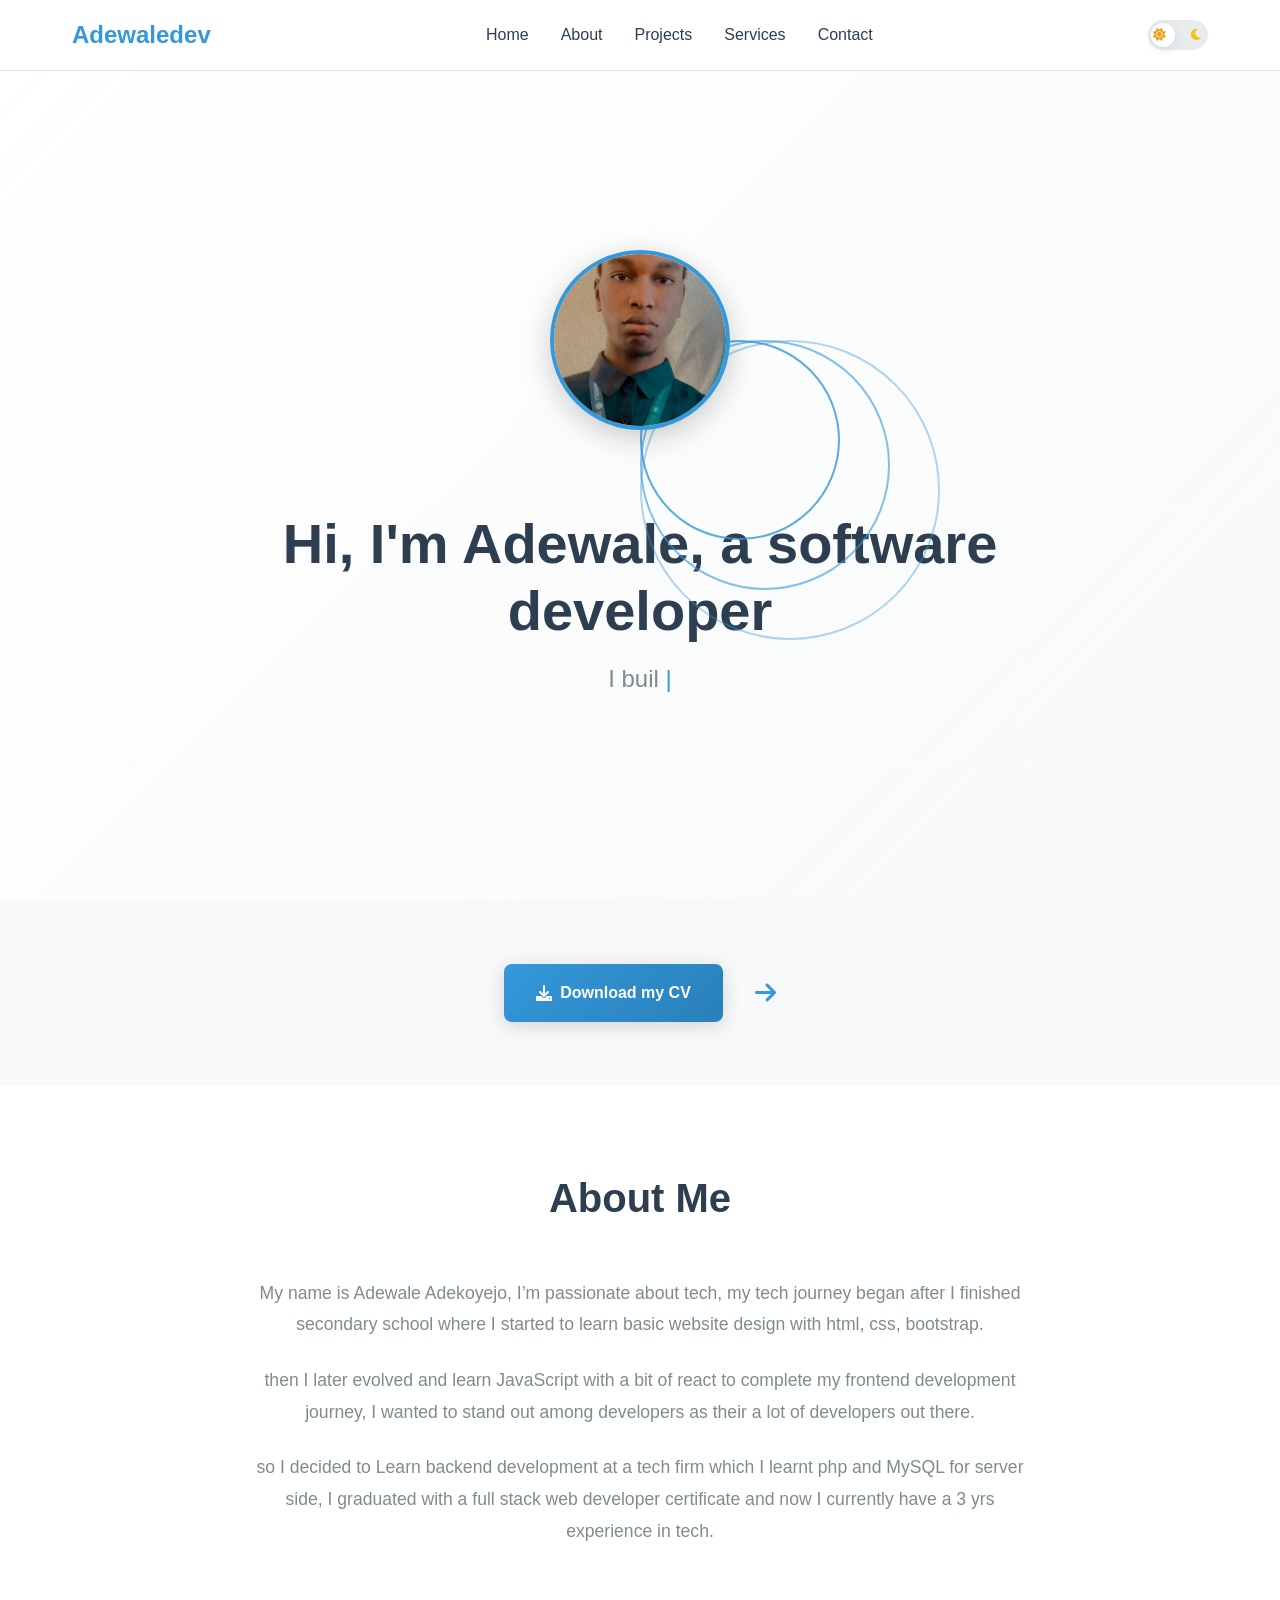
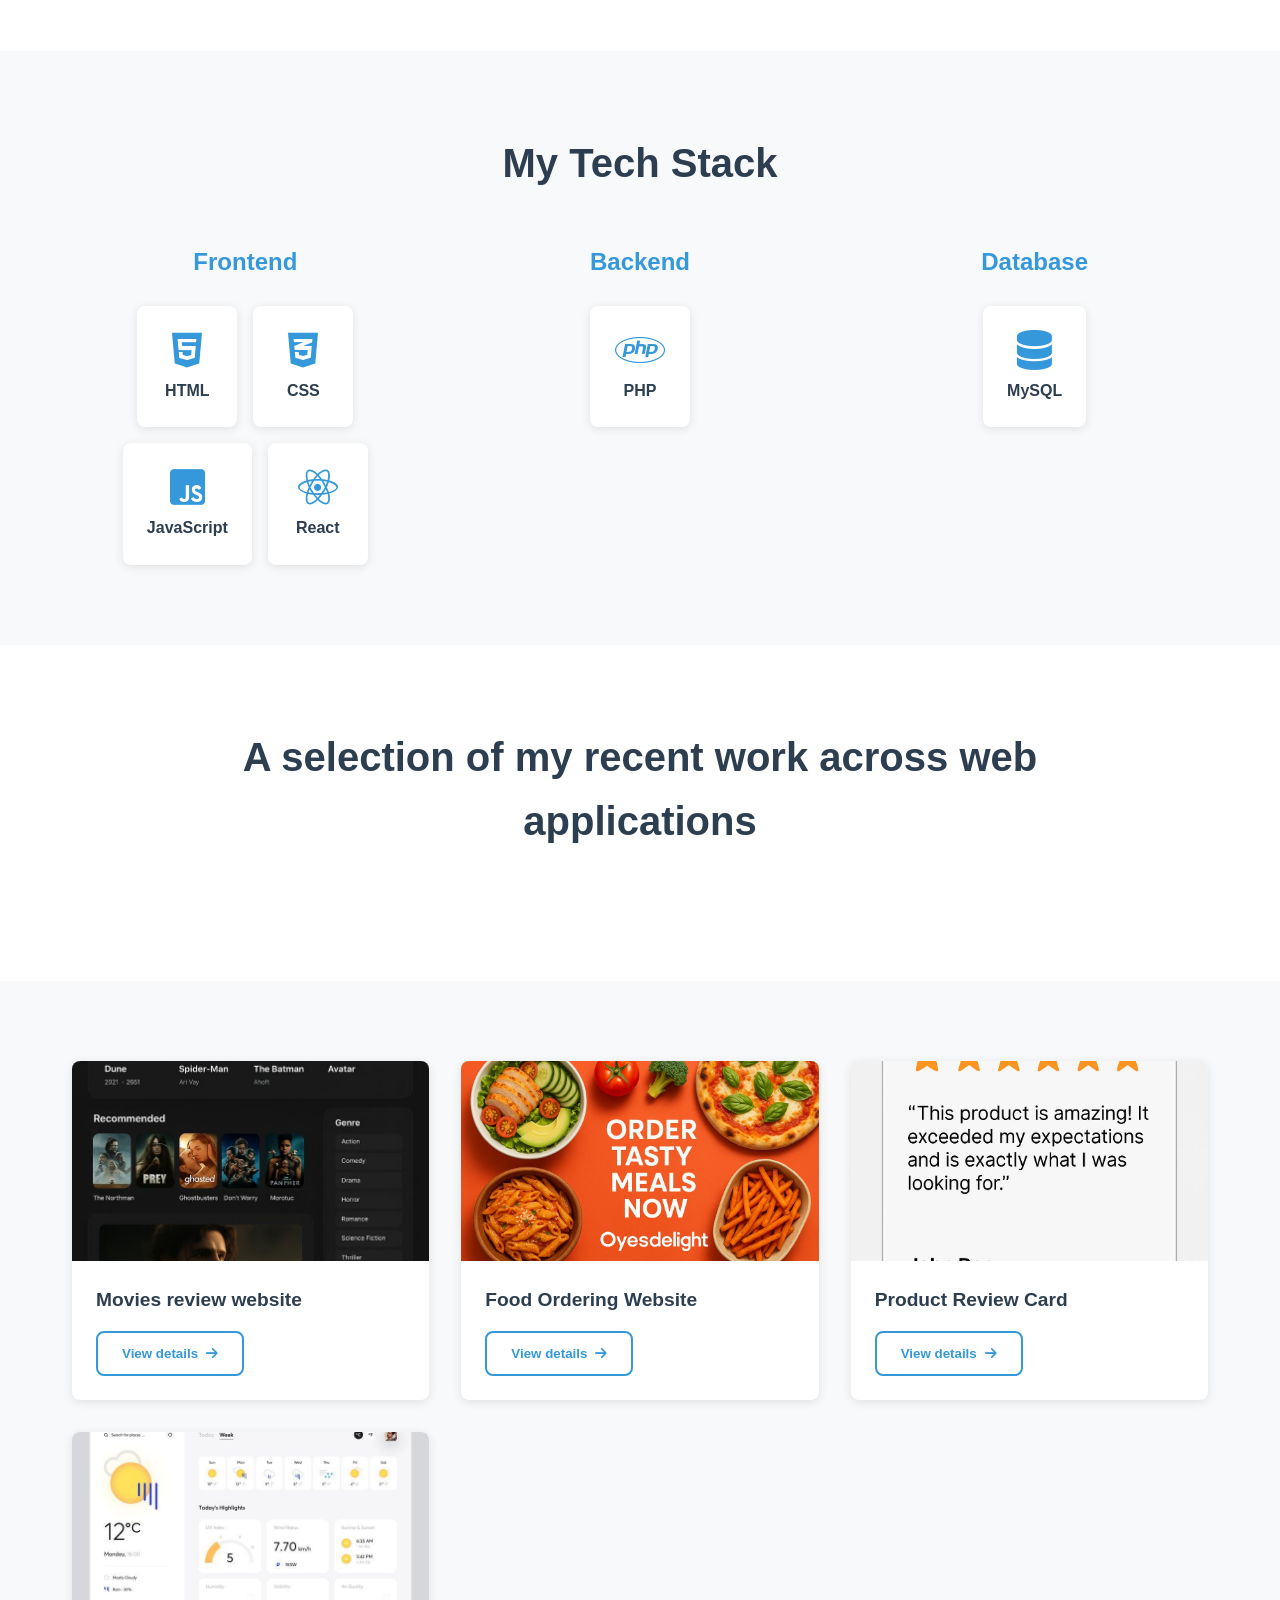
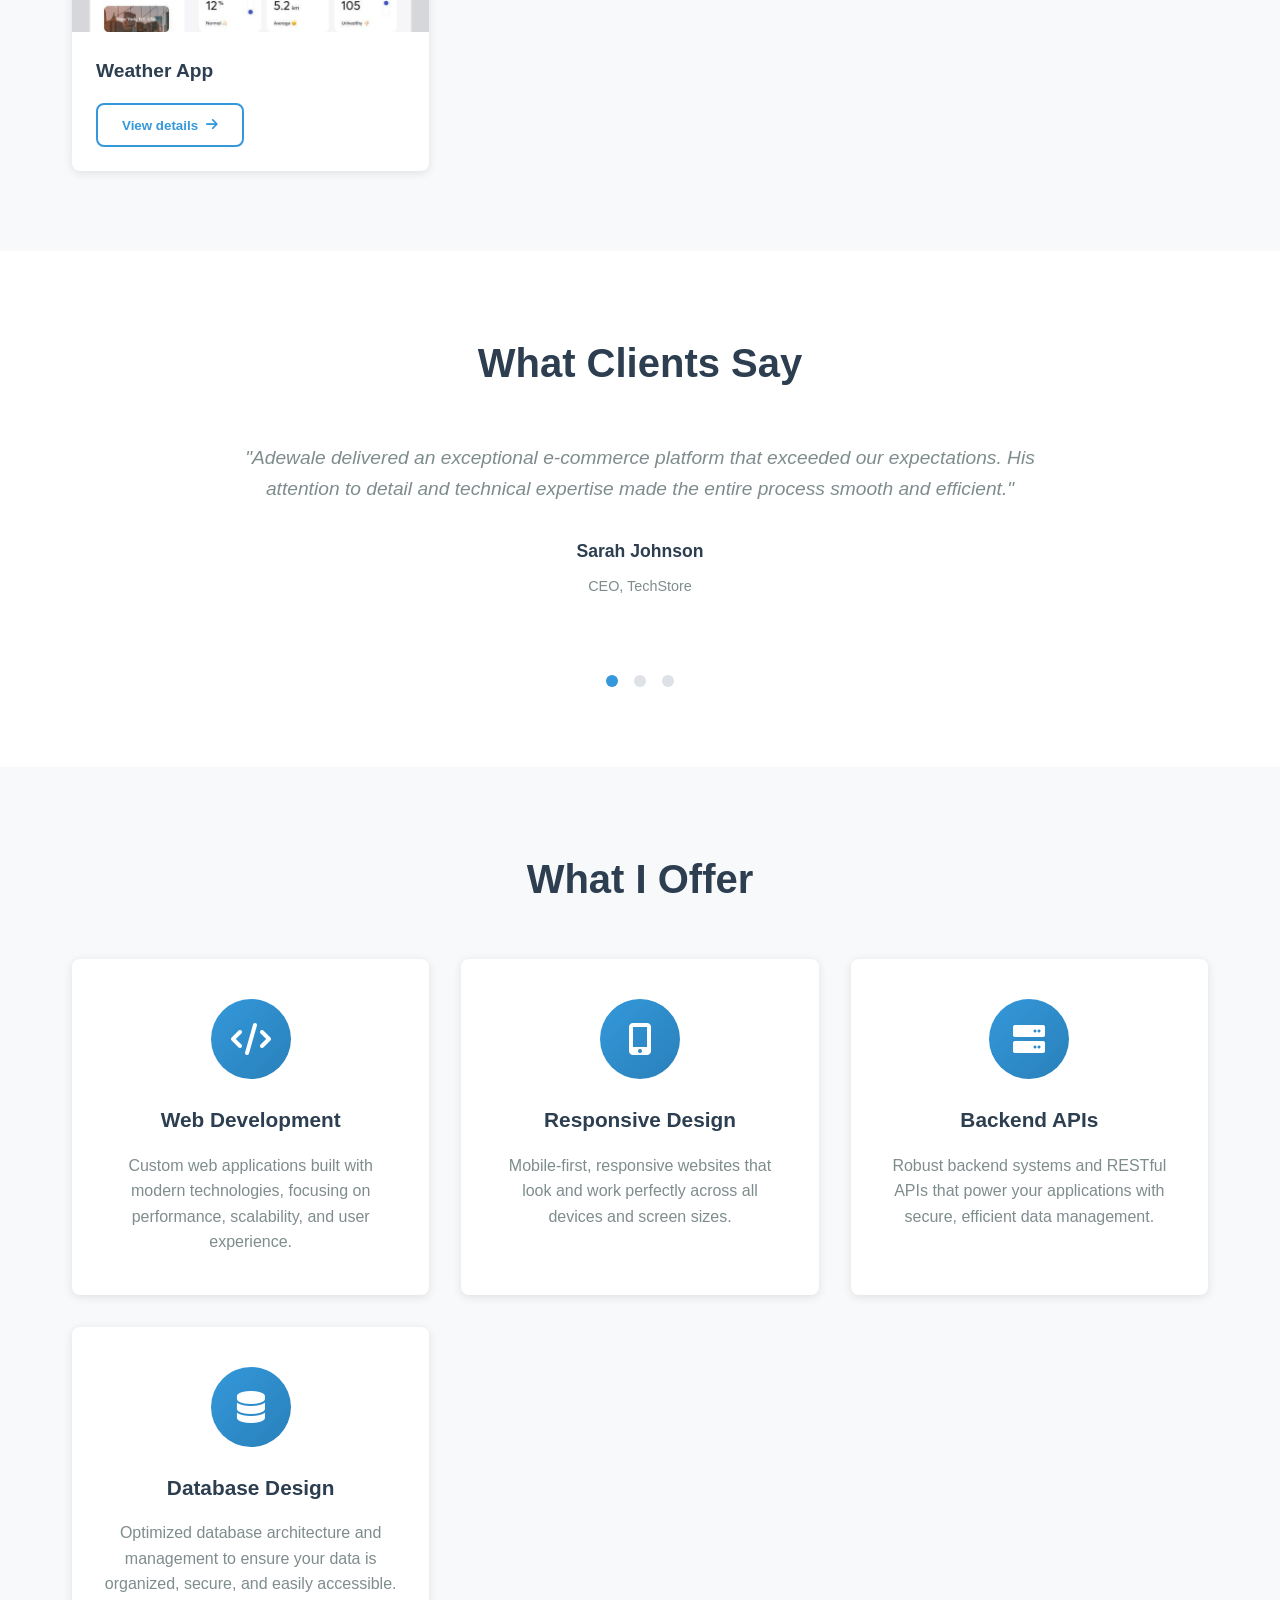
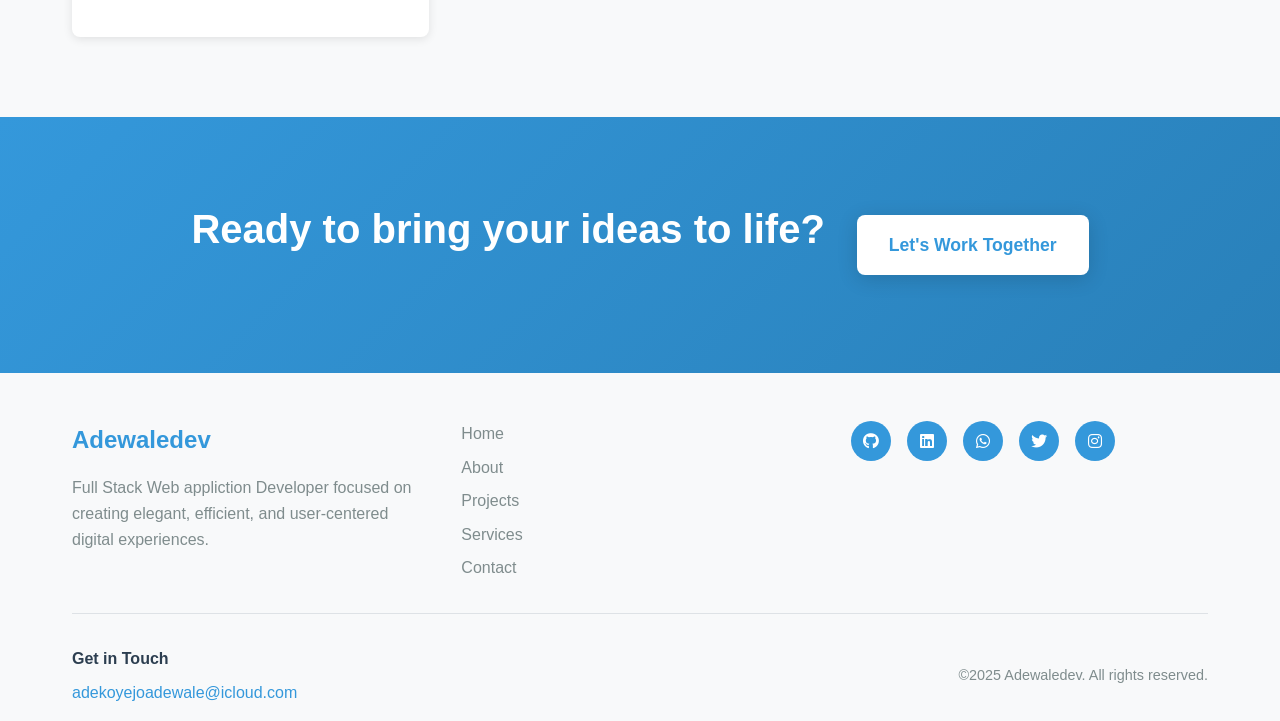
<file: index.html>
<!DOCTYPE html>
<html lang="en">
<head>
    <meta charset="UTF-8">
    <meta name="viewport" content="width=device-width, initial-scale=1.0">
    <title>Adewaledev Full Stack Developer</title>
    <link rel="stylesheet" href="styles.css">
    <link href="https://cdnjs.cloudflare.com/ajax/libs/font-awesome/6.0.0/css/all.min.css" rel="stylesheet">
</head>
<body>
    <!-- Header -->
    <header class="header">
        <div class="container">
            <div class="logo">
                <h2>Adewaledev</h2>
            </div>
            <nav class="nav">
                <ul>
                    <li><a href="#home">Home</a></li>
                    <li><a href="#about">About</a></li>
                    <li><a href="#projects">Projects</a></li>
                    <li><a href="#services">Services</a></li>
                    <li><a href="#contact">Contact</a></li>
                </ul>
            </nav>
            <div class="theme-toggle">
                <input type="checkbox" id="theme-switch">
                <label for="theme-switch" class="toggle-label">
                    <i class="fas fa-sun"></i>
                    <i class="fas fa-moon"></i>
                </label>
            </div>
            <div class="mobile-menu-toggle">
                <span></span>
                <span></span>
                <span></span>
            </div>
        </div>
    </header>

    <!-- Hero Section -->
    <section id="home" class="hero">
        <div class="container">
            <div class="hero-content">
                <!-- Profile Picture with Circle Animation -->
                <div class="profile-section">
                    <div class="profile-container">
                        <div class="circle-animation">
                            <div class="circle circle-1"></div>
                            <div class="circle circle-2"></div>
                            <div class="circle circle-3"></div>
                        </div>
                        <div class="profile-image">
                            <img src="profile.jpg" alt="Adewale Profile Picture" id="profile-pic">
                        </div>
                    </div>
                </div>
                
                <h1>Hi, I'm Adewale, a software developer</h1>
                <div class="typing-animation">
                    <span id="typing-text"></span>
                    <span class="cursor">|</span>
                </div>
            </div>
        </div>
    </section>

    <!-- Call to Action Section -->
    <section class="cta-explore">
        <div class="container">
            <div class="cta-content">
               <a href="#" id="download-cv" class="cv-download-btn">
                   <i class="fas fa-download"></i>
                   <span>Download my CV</span>
               </a>
                <div class="arrow-animation">
                    <i class="fas fa-arrow-right"></i>
                </div>
            </div>
        </div>
    </section>

    <!-- About Me Section -->
    <section id="about" class="about-me">
        <div class="container">
            <h2>About Me</h2>
            <div class="about-content">
                <p>My name is Adewale Adekoyejo, I’m passionate about tech, my tech journey began after I finished secondary school
                     where I started to learn basic website design with html, css, bootstrap.</p>
                
                <p>then I later evolved and learn JavaScript with a bit of react to complete my frontend development journey,
                     I wanted to stand out among developers as their a lot of developers out there.</p>
                
                <p>so I decided to Learn backend development at a tech firm which I learnt php and MySQL for server side,
                     I graduated with a full stack web developer certificate and now I currently have a 3 yrs experience in tech.</p>
            </div>
        </div>
    </section>

    <!-- Tech Stack Section -->
    <section class="tech-stack">
        <div class="container">
            <h2>My Tech Stack</h2>
            <div class="tech-categories">
                <div class="tech-category">
                    <h3>Frontend</h3>
                    <div class="tech-items">
                        <div class="tech-item">
                            <i class="fab fa-html5"></i>
                            <span>HTML</span>
                        </div>
                        <div class="tech-item">
                            <i class="fab fa-css3-alt"></i>
                            <span>CSS</span>
                        </div>
                        <div class="tech-item">
                            <i class="fab fa-js-square"></i>
                            <span>JavaScript</span>
                        </div>
                        <div class="tech-item">
                            <i class="fab fa-react"></i>
                            <span>React</span>
                        </div>
                    </div>
                </div>
                <div class="tech-category">
                    <h3>Backend</h3>
                    <div class="tech-items">
                        <div class="tech-item">
                            <i class="fab fa-php"></i>
                            <span>PHP</span>
                        </div>
                    </div>
                </div>
                <div class="tech-category">
                    <h3>Database</h3>
                    <div class="tech-items">
                        <div class="tech-item">
                            <i class="fas fa-database"></i>
                            <span>MySQL</span>
                        </div>
                    </div>
                </div>
            </div>
        </div>
    </section>

    <!-- Featured Projects Section -->
    <section id="projects" class="featured-projects">
        <div class="container">
            <h2>A selection of my recent work across web applications</h2>
        </div>
    </section>
    <!-- Other Projects Grid -->
    <section class="other-projects">
        <div class="container">
            <div class="projects-grid">
                <div class="project-card">
                    <div class="project-thumbnail">
                        <img src="moviereview.jpg" alt="Movie Review Website">
                    </div>
                    <h4>Movies review website</h4>
                    <button class="view-details-btn">
                        View details <i class="fas fa-arrow-right"></i>
                    </button>
                </div>
                <div class="project-card">
                    <div class="project-thumbnail">
                        <img src="2.jpg" alt="Food E-commerce Website">
                    </div>
                    <h4>Food Ordering Website</h4>
                    <button class="view-details-btn">
                        View details <i class="fas fa-arrow-right"></i>
                    </button>
                </div>
                <div class="project-card">
                    <div class="project-thumbnail">
                        <img src="Product review card.jpg" alt="Product Review Card">
                    </div>
                    <h4>Product Review Card</h4>
                    <button class="view-details-btn">
                        View details <i class="fas fa-arrow-right"></i>
                    </button>
                </div>
                <div class="project-card">
                    <div class="project-thumbnail">
                        <img src="weather.jpg" alt="Weather App">
                    </div>
                    <h4>Weather App</h4>
                    <button class="view-details-btn">
                        View details <i class="fas fa-arrow-right"></i>
                    </button>
                </div>
            </div>
        </div>
    </section>

    <!-- Client Feedback Section -->
    <section class="client-feedback">
        <div class="container">
            <h2>What Clients Say</h2>
            <div class="testimonial-slider">
                <div class="testimonial active">
                    <div class="testimonial-content">
                        <p>"Adewale delivered an exceptional e-commerce platform that exceeded our expectations. His attention to detail and technical expertise made the entire process smooth and efficient."</p>
                        <div class="client-info">
                            <h4>Sarah Johnson</h4>
                            <span>CEO, TechStore</span>
                        </div>
                    </div>
                </div>
                <div class="testimonial">
                    <div class="testimonial-content">
                        <p>"Working with Adewale was a pleasure. He understood our requirements perfectly and delivered a robust web application that has significantly improved our business operations."</p>
                        <div class="client-info">
                            <h4>Michael Chen</h4>
                            <span>Founder, StartupXYZ</span>
                        </div>
                    </div>
                </div>
                <div class="testimonial">
                    <div class="testimonial-content">
                        <p>"Adewale's full-stack development skills are impressive. He created a beautiful, functional website that perfectly represents our brand and serves our customers well."</p>
                        <div class="client-info">
                            <h4>Emily Rodriguez</h4>
                            <span>Marketing Director, Creative Agency</span>
                        </div>
                    </div>
                </div>
            </div>
            <div class="testimonial-dots">
                <span class="dot active" data-slide="0"></span>
                <span class="dot" data-slide="1"></span>
                <span class="dot" data-slide="2"></span>
            </div>
        </div>
    </section>

    <!-- Services Section -->
    <section id="services" class="services">
        <div class="container">
            <h2>What I Offer</h2>
            <div class="services-grid">
                <div class="service-box">
                    <div class="service-icon">
                        <i class="fas fa-code"></i>
                    </div>
                    <h3>Web Development</h3>
                    <p>Custom web applications built with modern technologies, focusing on performance, scalability, and user experience.</p>
                </div>
                <div class="service-box">
                    <div class="service-icon">
                        <i class="fas fa-mobile-alt"></i>
                    </div>
                    <h3>Responsive Design</h3>
                    <p>Mobile-first, responsive websites that look and work perfectly across all devices and screen sizes.</p>
                </div>
                <div class="service-box">
                    <div class="service-icon">
                        <i class="fas fa-server"></i>
                    </div>
                    <h3>Backend APIs</h3>
                    <p>Robust backend systems and RESTful APIs that power your applications with secure, efficient data management.</p>
                </div>
                <div class="service-box">
                    <div class="service-icon">
                        <i class="fas fa-database"></i>
                    </div>
                    <h3>Database Design</h3>
                    <p>Optimized database architecture and management to ensure your data is organized, secure, and easily accessible.</p>
                </div>
            </div>
        </div>
    </section>

    <!-- Call to Action Section -->
    <section class="cta-work">
        <div class="container">
            <div class="cta-content">
                <h2>Ready to bring your ideas to life?</h2>
                <a href="mailto:adekoyejoadewale@icloud.com" class="cta-button">
                    Let's Work Together
                </a>
            </div>
        </div>
    </section>

    <!-- Footer -->
    <footer id="contact" class="footer">
        <div class="container">
            <div class="footer-content">
                <div class="footer-info">
                    <h3>Adewaledev</h3>
                    <p>Full Stack Web appliction Developer focused on creating elegant, efficient, and user-centered digital experiences.</p>
                </div>
                <div class="footer-nav">
                    <ul>
                        <li><a href="#home">Home</a></li>
                        <li><a href="#about">About</a></li>
                        <li><a href="#projects">Projects</a></li>
                        <li><a href="#services">Services</a></li>
                        <li><a href="#contact">Contact</a></li>
                    </ul>
                </div>
                <div class="footer-social">
                    <a href="#" aria-label="GitHub"><i class="fab fa-github"></i></a>
                    <a href="https://www.linkedin.com/in/adewale-adekoyejo-34948a365?utm_source=share&utm_campaign=share_via&utm_content=profile&utm_medium=ios_app" aria-label="LinkedIn"><i class="fab fa-linkedin"></i></a>
                    <a href="https://wa.me/09067034513" target="_blank" aria-label="whatsapp"><i class="fab fa-whatsapp"></i></a>
                    <a href="#" aria-label="Twitter"><i class="fab fa-twitter"></i></a>
                    <a href="#" aria-label="https://www.instagram.com/im__adewale?igsh=ZHdiNGIzM2o1aWcz&utm_source=qr" target="_blank"><i class="fab fa-instagram"></i></a>
                </div>
            </div>
            <div class="footer-bottom">
                <div class="get-in-touch">
                    <h4>Get in Touch</h4>
                    <a href="mailto:adekoyejoadewale@icloud.com">adekoyejoadewale@icloud.com</a>
                </div>
                <div class="footer-copyright">
                    <p>&copy;2025 Adewaledev. All rights reserved.</p>
                </div>
            </div>
        </div>
    </footer>

    <script src="script.js"></script>
</body>
</html>
</file>
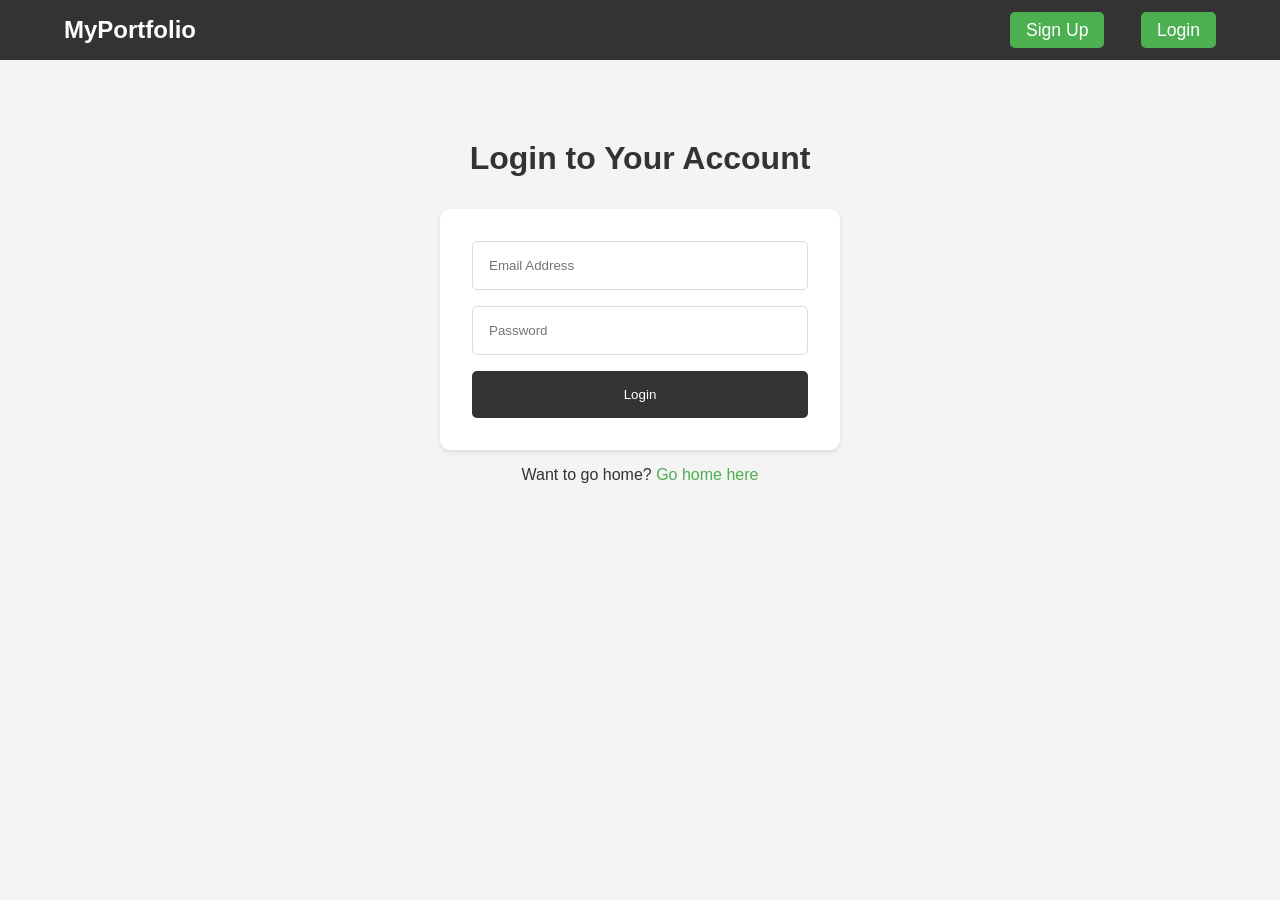
<file: login.html>
<!DOCTYPE html>
<html lang="en">
<head>
  <meta charset="UTF-8">
  <meta name="viewport" content="width=device-width, initial-scale=1.0">
  <title>Login</title>
  <link rel="stylesheet" href="sign.css">
</head>
<body>
  <!-- Navbar -->
  <nav>
    <div class="container">
      <div class="logo">
        <a href="#">MyPortfolio</a>
      </div>
      <ul class="nav-links">
        <li><a href="signup.html" class="btn">Sign Up</a></li>
        <li><a href="#" class="btn">Login</a></li>
      </ul>
    </div>
  </nav>

  <!-- Login Section -->
  <section class="login-section">
    <div class="container">
      <h2>Login to Your Account</h2>
      <form id="loginForm">
        <input type="email" id="loginEmail" placeholder="Email Address" required>
        <input type="password" id="loginPassword" placeholder="Password" required>
        <button type="submit">Login</button>
      </form>
      <p>Want to go home? <a href="port.html">Go home here</a></p>
    </div>
  </section>

  <script src="script.js"></script>
</body>
</html>
</file>
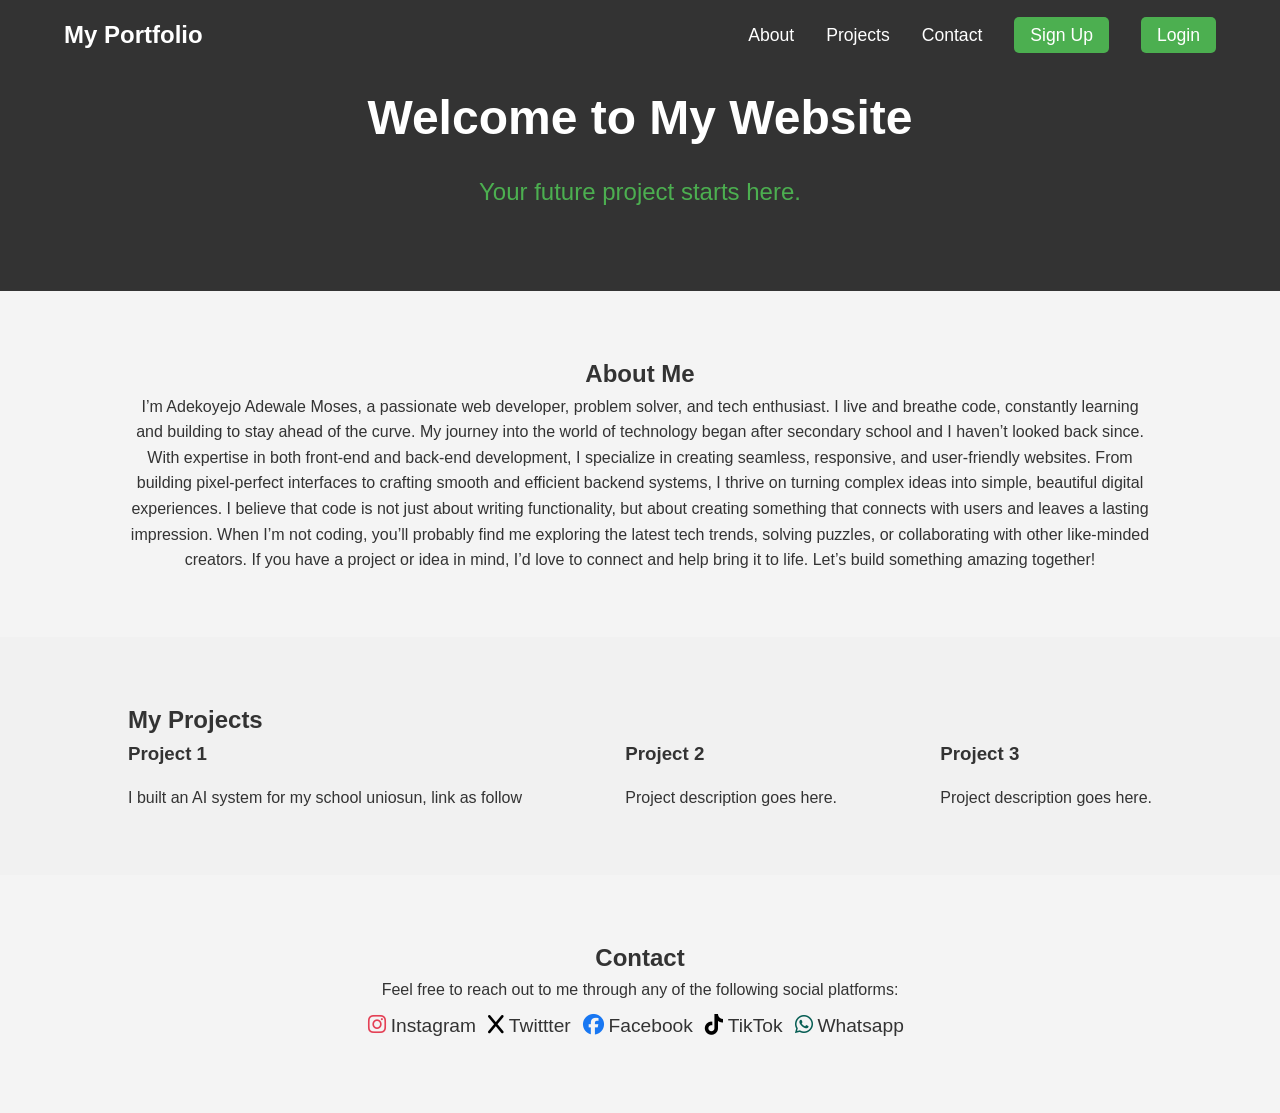
<file: port.html>
<!DOCTYPE html>
<html lang="en">
<head>
  <meta charset="UTF-8">
  <meta name="viewport" content="width=device-width, initial-scale=1.0">
  <title>Adewale Portfolio</title>
  <link type="text/css" rel="stylesheet" href="style.css">
  <link rel="stylesheet" href="https://cdnjs.cloudflare.com/ajax/libs/font-awesome/6.7.2/css/all.min.css" integrity="sha512-Evv84Mr4kqVGRNSgIGL/F/aIDqQb7xQ2vcrdIwxfjThSH8CSR7PBEakCr51Ck+w+/U6swU2Im1vVX0SVk9ABhg==" crossorigin="anonymous" referrerpolicy="no-referrer" />
</head>
<body>
  <!-- Navbar -->
  <nav>
    <div class="container">
      <div class="logo">
        <a href="#">My Portfolio</a>
      </div>

      <div class="menu-toggle">
        <i class="fa-solid fa-bars"></i>
      </div>
      
      <ul class="nav-links">
        <li><a href="#about">About</a></li>
        <li><a href="#projects">Projects</a></li>
        <li><a href="#contact">Contact</a></li>
        <li><a href="signup.html" class="btn">Sign Up</a></li>
        <li><a href="login.html" class="btn">Login</a></li>
      </ul>
    </div>
  </nav>

  <!-- Hero Section -->
  <header class="hero">
    <div class="hero-text">
      <h1>Welcome to My Website</h1>
      <p class="pdesign">Your future project starts here.</p>
    </div>
  </header>

  <!-- About Section -->
  <section id="about">
    <div class="container">
      <h2>About Me</h2>
      <p>I’m Adekoyejo Adewale Moses, a passionate web developer, 
        problem solver, and tech enthusiast. I live and breathe code, 
        constantly learning and building to stay ahead of the curve.
         My journey into the world of technology began after secondary school and I haven’t looked back since.
         With expertise in both front-end and back-end development, 
         I specialize in creating seamless, responsive, and user-friendly websites. 
         From building pixel-perfect interfaces to crafting smooth and efficient backend systems, 
         I thrive on turning complex ideas into simple, beautiful digital experiences.
         I believe that code is not just about writing functionality, 
         but about creating something that connects with users and leaves a lasting impression. 
         When I’m not coding, you’ll probably find me exploring the latest tech trends, 
         solving puzzles, or collaborating with other like-minded creators.
         If you have a project or idea in mind, 
         I’d love to connect and help bring it to life. Let’s build something amazing together!</p>
    </div>
  </section>

  <!-- Projects Section -->
  <section id="projects">
    <div class="container">
      <h2>My Projects</h2>
      <div class="projects-grid">
        <div class="project-card">
          <h3>Project 1</h3>
          <p>I built an AI system for my school uniosun, link as follow</p>
        </div>
        <div class="project-card">
          <h3>Project 2</h3>
          <p>Project description goes here.</p>
        </div>
        <div class="project-card">
          <h3>Project 3</h3>
          <p>Project description goes here.</p>
        </div>
      </div>
    </div>
  </section>

  <!-- Contact Section -->
  <section id="contact">
    <div class="container">
      <h2>Contact</h2>
      <p>Feel free to reach out to me through any of the following social platforms:</p>
      <div class="social-links">
        <i class="fa-brands fa-instagram"></i>
        <a href="https://instagram.com" target="_blank">Instagram</a>
        <i class="fa-sharp fa-solid fa-x"></i>
        <a href="https://twitter.com" target="_blank">Twittter</a>
        <i class="fa-brands fa-facebook"></i>
        <a href="https://facebook.com" target="_blank">Facebook</a>
        <i class="fa-brands fa-tiktok"></i>
        <a href="https://tiktok.com" target="_blank">TikTok</a>
        <i class="fa-brands fa-whatsapp"></i>
        <a href="07083251958" target="_blank">Whatsapp</a>
      </div>
    </div>
  </section>

  <!-- Sign Up Modal -->
  <div id="signup" class="modal">
    <div class="modal-content">
      <h2>Sign Up</h2>
      <form id="signupForm">
        <input type="text" id="signupName" placeholder="Name" required>
        <input type="email" id="signupEmail" placeholder="Email" required>
        <input type="password" id="signupPassword" placeholder="Password" required>
        <button type="submit">Sign Up</button>
        <p>Already have an account? <a href="#login" onclick="toggleModal('login')">Login</a></p>
      </form>
    </div>
  </div>

  <!-- Login Modal -->
  <div id="login" class="modal">
    <div class="modal-content">
      <h2>Login</h2>
      <form id="loginForm">
        <input type="email" id="loginEmail" placeholder="Email" required>
        <input type="password" id="loginPassword" placeholder="Password" required>
        <button type="submit">Login</button>
        <p>Don't have an account? <a href="#signup" onclick="toggleModal('signup')">Sign Up</a></p>
      </form>
    </div>
  </div>
  <script src="script.js"></script>
</body>
</html>
</file>
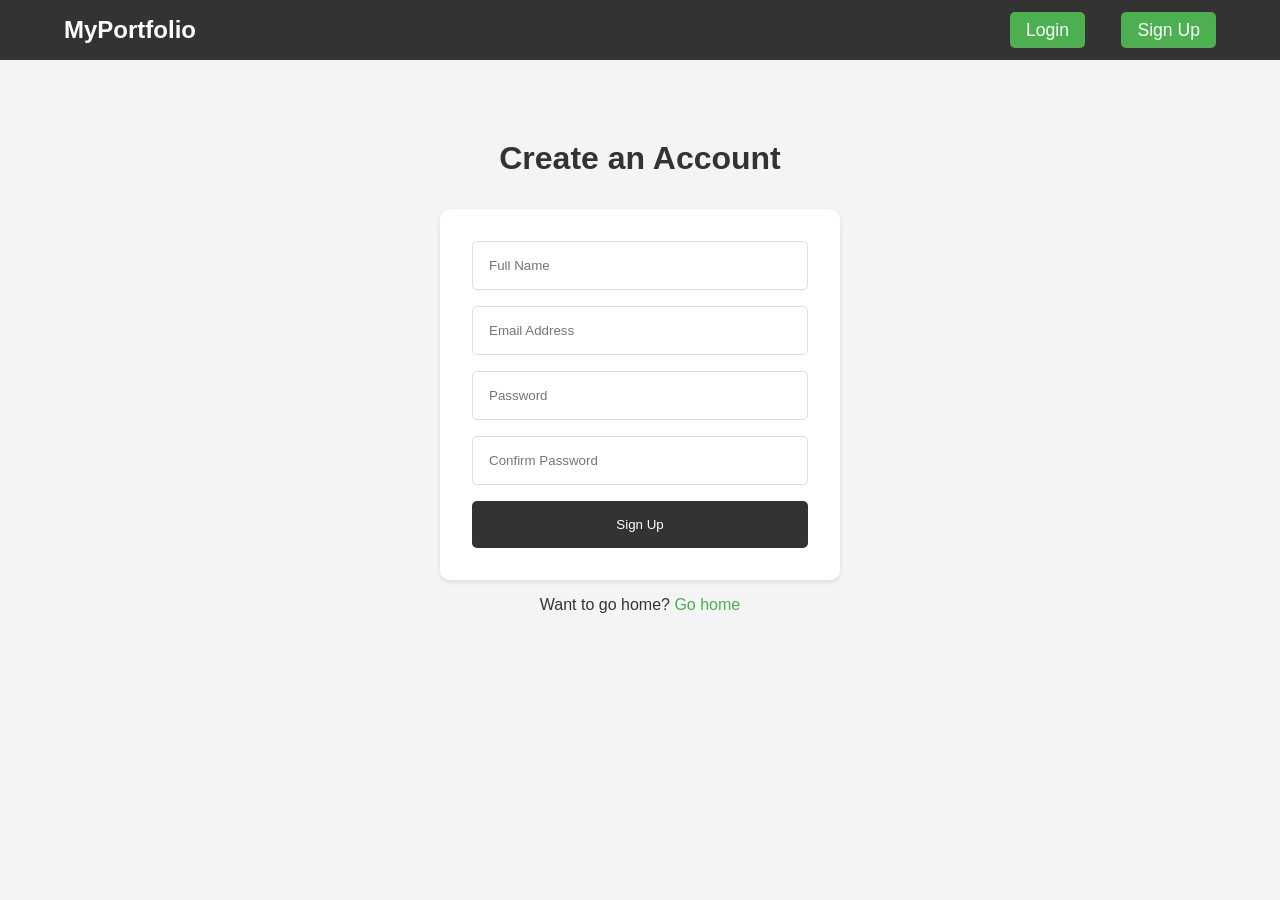
<file: signup.html>
<!DOCTYPE html>
<html lang="en">
<head>
  <meta charset="UTF-8">
  <meta name="viewport" content="width=device-width, initial-scale=1.0">
  <title>Sign Up</title>
  <link rel="stylesheet" href="sign.css">
</head>
<body>
  <!-- Navbar -->
  <nav>
    <div class="container">
      <div class="logo">
        <a href="#">MyPortfolio</a>
      </div>
      <ul class="nav-links">
        <li><a href="login.html" class="btn">Login</a></li>
        <li><a href="#" class="btn">Sign Up</a></li>
      </ul>
    </div>
  </nav>

  <!-- Sign Up Section -->
  <section class="signup-section">
    <div class="container">
      <h2>Create an Account</h2>
      <form id="signupForm">
        <input type="text" id="signupName" placeholder="Full Name" required>
        <input type="email" id="signupEmail" placeholder="Email Address" required>
        <input type="password" id="signupPassword" placeholder="Password" required>
        <input type="password" id="signupConfirmPassword" placeholder="Confirm Password" required>
        <button type="submit">Sign Up</button>
      </form>
      <p>Want to go home? <a href="port.html">Go home</a></p>
    </div>
  </section>

  <script src="script.js"></script>
</body>
</html>
</file>
<file: styles.css>
/* CSS Variables for theme management */
:root {
    --primary-bg: #ffffff;
    --secondary-bg: #f8f9fa;
    --tertiary-bg: #e9ecef;
    --text-primary: #2c3e50;
    --text-secondary: #7f8c8d;
    --accent-color: #3498db;
    --accent-hover: #2980b9;
    --border-color: #dee2e6;
    --shadow-light: 0 2px 10px rgba(0, 0, 0, 0.1);
    --shadow-medium: 0 4px 20px rgba(0, 0, 0, 0.15);
    --shadow-heavy: 0 8px 30px rgba(0, 0, 0, 0.2);
    --border-radius: 8px;
    --transition: all 0.3s ease;
}

/* Dark theme variables */
[data-theme="dark"] {
    --primary-bg: #1a1a1a;
    --secondary-bg: #2d3748;
    --tertiary-bg: #4a5568;
    --text-primary: #f7fafc;
    --text-secondary: #a0aec0;
    --accent-color: #4299e1;
    --accent-hover: #3182ce;
    --border-color: #4a5568;
    --shadow-light: 0 2px 10px rgba(0, 0, 0, 0.3);
    --shadow-medium: 0 4px 20px rgba(0, 0, 0, 0.4);
    --shadow-heavy: 0 8px 30px rgba(0, 0, 0, 0.5);
}

/* Global reset and base styles */
* {
    margin: 0;
    padding: 0;
    box-sizing: border-box;
}

html {
    scroll-behavior: smooth;
}

body {
    font-family: 'Inter', -apple-system, BlinkMacSystemFont, 'Segoe UI', Roboto, sans-serif;
    line-height: 1.6;
    color: var(--text-primary);
    background-color: var(--primary-bg);
    transition: var(--transition);
}

.container {
    max-width: 1200px;
    margin: 0 auto;
    padding: 0 2rem;
}

/* Header styles */
.header {
    position: fixed;
    top: 0;
    left: 0;
    right: 0;
    background-color: var(--primary-bg);
    backdrop-filter: blur(10px);
    border-bottom: 1px solid var(--border-color);
    z-index: 1000;
    transition: var(--transition);
}

.header .container {
    display: flex;
    justify-content: space-between;
    align-items: center;
    padding: 1rem 2rem;
}

.logo h2 {
    color: var(--accent-color);
    font-weight: 700;
    font-size: 1.5rem;
}

.nav ul {
    display: flex;
    list-style: none;
    gap: 2rem;
}

.nav a {
    color: var(--text-primary);
    text-decoration: none;
    font-weight: 500;
    transition: var(--transition);
    position: relative;
}

.nav a:hover {
    color: var(--accent-color);
}

.nav a::after {
    content: '';
    position: absolute;
    bottom: -5px;
    left: 0;
    width: 0;
    height: 2px;
    background-color: var(--accent-color);
    transition: width 0.3s ease;
}

.nav a:hover::after {
    width: 100%;
}

/* Theme toggle styles */
.theme-toggle {
    display: flex;
    align-items: center;
}

#theme-switch {
    display: none;
}

.toggle-label {
    display: flex;
    align-items: center;
    justify-content: space-between;
    width: 60px;
    height: 30px;
    background-color: var(--tertiary-bg);
    border-radius: 15px;
    padding: 5px;
    cursor: pointer;
    transition: var(--transition);
    position: relative;
}

.toggle-label::before {
    content: '';
    position: absolute;
    top: 3px;
    left: 3px;
    width: 24px;
    height: 24px;
    background-color: var(--primary-bg);
    border-radius: 50%;
    transition: transform 0.3s ease;
    box-shadow: var(--shadow-light);
}

#theme-switch:checked + .toggle-label::before {
    transform: translateX(30px);
}

.toggle-label i {
    font-size: 0.8rem;
    z-index: 1;
}

.fa-sun {
    color: #f39c12;
}

.fa-moon {
    color: #f1c40f;
}

/* Mobile menu toggle */
.mobile-menu-toggle {
    display: none;
    flex-direction: column;
    cursor: pointer;
    padding: 5px;
}

.mobile-menu-toggle span {
    width: 25px;
    height: 3px;
    background-color: var(--text-primary);
    margin: 3px 0;
    transition: var(--transition);
}

.mobile-menu-toggle.active span:nth-child(1) {
    transform: rotate(45deg) translate(9px, 9px);
}

.mobile-menu-toggle.active span:nth-child(2) {
    opacity: 0;
}

.mobile-menu-toggle.active span:nth-child(3) {
    transform: rotate(-45deg) translate(7px, -6px);
}

/* Hero section with profile picture and circles */
.hero {
    min-height: 100vh;
    display: flex;
    align-items: center;
    padding-top: 80px;
    background: linear-gradient(135deg, var(--primary-bg) 0%, var(--secondary-bg) 100%);
}

.hero-content {
    text-align: center;
    max-width: 800px;
    margin: 0 auto;
}

/* Profile section with circle animations */
.profile-section {
    margin-bottom: 3rem;
}

.profile-container {
    position: relative;
    display: inline-block;
    margin-bottom: 2rem;
}

.circle-animation {
    position: absolute;
    top: 50%;
    left: 50%;
    transform: translate(-50%, -50%);
}

.circle {
    position: absolute;
    border: 2px solid var(--accent-color);
    border-radius: 50%;
    animation: pulse 3s infinite;
}

.circle-1 {
    width: 200px;
    height: 200px;
    animation-delay: 0s;
    opacity: 0.8;
}

.circle-2 {
    width: 250px;
    height: 250px;
    animation-delay: 1s;
    opacity: 0.6;
}

.circle-3 {
    width: 300px;
    height: 300px;
    animation-delay: 2s;
    opacity: 0.4;
}

@keyframes pulse {
    0%, 100% {
        transform: translate(-50%, -50%) scale(0.8);
        opacity: 0.8;
    }
    50% {
        transform: translate(-50%, -50%) scale(1.2);
        opacity: 0.2;
    }
}

.profile-image {
    position: relative;
    z-index: 10;
    width: 180px;
    height: 180px;
    border-radius: 50%;
    overflow: hidden;
    border: 4px solid var(--accent-color);
    box-shadow: var(--shadow-heavy);
    margin: 0 auto;
}

.profile-image img {
    width: 100%;
    height: 100%;
    object-fit: cover;
    transition: var(--transition);
}

.profile-image:hover img {
    transform: scale(1.1);
}

.hero h1 {
    font-size: 3.5rem;
    font-weight: 700;
    margin-bottom: 1rem;
    color: var(--text-primary);
    line-height: 1.2;
}

.typing-animation {
    font-size: 1.5rem;
    color: var(--text-secondary);
    margin-bottom: 2rem;
}

.cursor {
    animation: blink 1s infinite;
    color: var(--accent-color);
}

@keyframes blink {
    0%, 50% { opacity: 1; }
    51%, 100% { opacity: 0; }
}

/* CTA Explore Section */
.cta-explore {
    padding: 4rem 0;
    background-color: var(--secondary-bg);
}

.cta-content {
    display: flex;
    align-items: center;
    justify-content: center;
    gap: 2rem;
}

.cv-download-btn {
    display: inline-flex;
    align-items: center;
    gap: 0.5rem;
    background: linear-gradient(135deg, var(--accent-color), var(--accent-hover));
    color: white;
    padding: 1rem 2rem;
    border-radius: var(--border-radius);
    text-decoration: none;
    font-weight: 600;
    transition: var(--transition);
    box-shadow: var(--shadow-medium);
}

.cv-download-btn:hover {
    transform: translateY(-2px);
    box-shadow: var(--shadow-heavy);
}

.arrow-animation {
    animation: bounce-right 2s infinite;
    color: var(--accent-color);
    font-size: 1.5rem;
}

@keyframes bounce-right {
    0%, 20%, 50%, 80%, 100% {
        transform: translateX(0);
    }
    40% {
        transform: translateX(10px);
    }
    60% {
        transform: translateX(5px);
    }
}

/* About Me Section */
.about-me {
    padding: 5rem 0;
    background-color: var(--primary-bg);
}

.about-me h2 {
    text-align: center;
    font-size: 2.5rem;
    font-weight: 700;
    margin-bottom: 3rem;
    color: var(--text-primary);
}

.about-content {
    max-width: 800px;
    margin: 0 auto;
    text-align: center;
}

.about-content p {
    font-size: 1.1rem;
    line-height: 1.8;
    margin-bottom: 1.5rem;
    color: var(--text-secondary);
}

/* Tech Stack Section */
.tech-stack {
    padding: 5rem 0;
    background-color: var(--secondary-bg);
}

.tech-stack h2 {
    text-align: center;
    font-size: 2.5rem;
    font-weight: 700;
    margin-bottom: 3rem;
    color: var(--text-primary);
}

.tech-categories {
    display: grid;
    grid-template-columns: repeat(auto-fit, minmax(300px, 1fr));
    gap: 3rem;
}

.tech-category h3 {
    text-align: center;
    font-size: 1.5rem;
    margin-bottom: 1.5rem;
    color: var(--accent-color);
}

.tech-items {
    display: flex;
    flex-wrap: wrap;
    gap: 1rem;
    justify-content: center;
}

.tech-item {
    display: flex;
    flex-direction: column;
    align-items: center;
    padding: 1.5rem;
    background-color: var(--primary-bg);
    border-radius: var(--border-radius);
    box-shadow: var(--shadow-light);
    transition: var(--transition);
    cursor: pointer;
    min-width: 100px;
}

.tech-item:hover {
    transform: translateY(-5px);
    box-shadow: var(--shadow-medium);
}

.tech-item i {
    font-size: 2.5rem;
    margin-bottom: 0.5rem;
    color: var(--accent-color);
}

.tech-item span {
    font-weight: 600;
    color: var(--text-primary);
}

/* Featured Projects Section */
.featured-projects {
    padding: 5rem 0;
    background-color: var(--primary-bg);
}

.featured-projects h2 {
    text-align: center;
    font-size: 2.5rem;
    font-weight: 700;
    margin-bottom: 3rem;
    color: var(--text-primary);
    max-width: 800px;
    margin-left: auto;
    margin-right: auto;
}

.featured-grid {
    display: grid;
    grid-template-columns: repeat(auto-fit, minmax(500px, 1fr));
    gap: 3rem;
    margin-top: 3rem;
}

.featured-project {
    background-color: var(--secondary-bg);
    border-radius: var(--border-radius);
    overflow: hidden;
    box-shadow: var(--shadow-medium);
    transition: var(--transition);
}

.featured-project:hover {
    transform: translateY(-5px);
    box-shadow: var(--shadow-heavy);
}

.project-image {
    width: 100%;
    height: 300px;
    overflow: hidden;
}

.project-image img {
    width: 100%;
    height: 100%;
    object-fit: cover;
    transition: var(--transition);
}

.project-info {
    padding: 2rem;
}

.project-info h3 {
    font-size: 1.5rem;
    font-weight: 700;
    margin-bottom: 1rem;
    color: var(--text-primary);
}

.project-info p {
    color: var(--text-secondary);
    line-height: 1.6;
    margin-bottom: 1.5rem;
}

.project-tech {
    display: flex;
    flex-wrap: wrap;
    gap: 0.5rem;
}

.project-tech span {
    background-color: var(--accent-color);
    color: white;
    padding: 0.3rem 0.8rem;
    border-radius: 20px;
    font-size: 0.8rem;
    font-weight: 500;
}

/* Other Projects Grid */
.other-projects {
    padding: 5rem 0;
    background-color: var(--secondary-bg);
}

.projects-grid {
    display: grid;
    grid-template-columns: repeat(auto-fit, minmax(280px, 1fr));
    gap: 2rem;
}

.project-card {
    background-color: var(--primary-bg);
    border-radius: var(--border-radius);
    overflow: hidden;
    box-shadow: var(--shadow-light);
    transition: var(--transition);
}

.project-card:hover {
    transform: translateY(-5px);
    box-shadow: var(--shadow-medium);
}

.project-thumbnail {
    width: 100%;
    height: 200px;
    overflow: hidden;
}

.project-thumbnail img {
    width: 100%;
    height: 100%;
    object-fit: cover;
    transition: var(--transition);
}

.project-card:hover .project-thumbnail img {
    transform: scale(1.1);
}

.project-card h4 {
    padding: 1.5rem 1.5rem 1rem;
    font-size: 1.2rem;
    font-weight: 600;
    color: var(--text-primary);
}

.view-details-btn {
    display: flex;
    align-items: center;
    gap: 0.5rem;
    margin: 0 1.5rem 1.5rem;
    padding: 0.8rem 1.5rem;
    background: transparent;
    border: 2px solid var(--accent-color);
    color: var(--accent-color);
    border-radius: var(--border-radius);
    cursor: pointer;
    font-weight: 600;
    transition: var(--transition);
}

.view-details-btn:hover {
    background-color: var(--accent-color);
    color: white;
    transform: translateX(5px);
}

/* Client Feedback Section */
.client-feedback {
    padding: 5rem 0;
    background-color: var(--primary-bg);
}

.client-feedback h2 {
    text-align: center;
    font-size: 2.5rem;
    font-weight: 700;
    margin-bottom: 3rem;
    color: var(--text-primary);
}

.testimonial-slider {
    position: relative;
    max-width: 800px;
    margin: 0 auto;
    height: 200px;
}

.testimonial {
    position: absolute;
    top: 0;
    left: 0;
    width: 100%;
    opacity: 0;
    transition: opacity 0.5s ease;
    text-align: center;
}

.testimonial.active {
    opacity: 1;
}

.testimonial-content p {
    font-size: 1.2rem;
    line-height: 1.6;
    color: var(--text-secondary);
    margin-bottom: 2rem;
    font-style: italic;
}

.client-info h4 {
    font-size: 1.1rem;
    font-weight: 600;
    color: var(--text-primary);
    margin-bottom: 0.5rem;
}

.client-info span {
    color: var(--text-secondary);
    font-size: 0.9rem;
}

.testimonial-dots {
    display: flex;
    justify-content: center;
    gap: 1rem;
    margin-top: 2rem;
}

.dot {
    width: 12px;
    height: 12px;
    border-radius: 50%;
    background-color: var(--border-color);
    cursor: pointer;
    transition: var(--transition);
}

.dot.active {
    background-color: var(--accent-color);
}

/* Services Section */
.services {
    padding: 5rem 0;
    background-color: var(--secondary-bg);
}

.services h2 {
    text-align: center;
    font-size: 2.5rem;
    font-weight: 700;
    margin-bottom: 3rem;
    color: var(--text-primary);
}

.services-grid {
    display: grid;
    grid-template-columns: repeat(auto-fit, minmax(280px, 1fr));
    gap: 2rem;
}

.service-box {
    background-color: var(--primary-bg);
    padding: 2.5rem 2rem;
    border-radius: var(--border-radius);
    text-align: center;
    box-shadow: var(--shadow-light);
    transition: var(--transition);
}

.service-box:hover {
    transform: translateY(-5px);
    box-shadow: var(--shadow-medium);
}

.service-icon {
    width: 80px;
    height: 80px;
    background: linear-gradient(135deg, var(--accent-color), var(--accent-hover));
    border-radius: 50%;
    display: flex;
    align-items: center;
    justify-content: center;
    margin: 0 auto 1.5rem;
    transition: var(--transition);
}

.service-icon i {
    font-size: 2rem;
    color: white;
}

.service-box h3 {
    font-size: 1.3rem;
    font-weight: 600;
    margin-bottom: 1rem;
    color: var(--text-primary);
}

.service-box p {
    color: var(--text-secondary);
    line-height: 1.6;
}

/* CTA Work Section */
.cta-work {
    padding: 5rem 0;
    background: linear-gradient(135deg, var(--accent-color), var(--accent-hover));
    text-align: center;
}

.cta-work h2 {
    font-size: 2.5rem;
    font-weight: 700;
    margin-bottom: 2rem;
    color: white;
}

.cta-button {
    display: inline-block;
    background-color: white;
    color: var(--accent-color);
    padding: 1rem 2rem;
    border-radius: var(--border-radius);
    text-decoration: none;
    font-weight: 600;
    font-size: 1.1rem;
    transition: var(--transition);
    box-shadow: var(--shadow-medium);
}

.cta-button:hover {
    transform: translateY(-2px);
    box-shadow: var(--shadow-heavy);
}

/* Footer */
.footer {
    background-color: var(--secondary-bg);
    padding: 3rem 0 1rem;
}

.footer-content {
    display: grid;
    grid-template-columns: repeat(auto-fit, minmax(250px, 1fr));
    gap: 2rem;
    margin-bottom: 2rem;
}

.footer-info h3 {
    color: var(--accent-color);
    font-size: 1.5rem;
    margin-bottom: 1rem;
}

.footer-info p {
    color: var(--text-secondary);
    line-height: 1.6;
}

.footer-nav ul {
    list-style: none;
    display: flex;
    flex-direction: column;
    gap: 0.5rem;
}

.footer-nav a {
    color: var(--text-secondary);
    text-decoration: none;
    transition: var(--transition);
}

.footer-nav a:hover {
    color: var(--accent-color);
}

.footer-social {
    display: flex;
    gap: 1rem;
}

.footer-social a {
    display: flex;
    align-items: center;
    justify-content: center;
    width: 40px;
    height: 40px;
    background-color: var(--accent-color);
    color: white;
    border-radius: 50%;
    text-decoration: none;
    transition: var(--transition);
}

.footer-social a:hover {
    background-color: var(--accent-hover);
    transform: translateY(-2px);
}

.footer-bottom {
    display: flex;
    justify-content: space-between;
    align-items: center;
    padding-top: 2rem;
    border-top: 1px solid var(--border-color);
}

.get-in-touch h4 {
    color: var(--text-primary);
    margin-bottom: 0.5rem;
}

.get-in-touch a {
    color: var(--accent-color);
    text-decoration: none;
}

.footer-copyright {
    color: var(--text-secondary);
    font-size: 0.9rem;
}

/* Animation classes for scroll animations */
.animate-on-scroll {
    opacity: 0;
    transform: translateY(20px);
    transition: all 0.6s ease;
}

.animate-on-scroll.animate {
    opacity: 1;
    transform: translateY(0);
}

/* Responsive Design */
@media (max-width: 768px) {
    .mobile-menu-toggle {
        display: flex;
    }
    
    .nav {
        position: fixed;
        top: 100%;
        left: 0;
        right: 0;
        background-color: var(--primary-bg);
        border-top: 1px solid var(--border-color);
        transform: translateY(-100%);
        opacity: 0;
        visibility: hidden;
        transition: var(--transition);
    }
    
    .nav.active {
        transform: translateY(0);
        opacity: 1;
        visibility: visible;
    }
    
    .nav ul {
        flex-direction: column;
        padding: 2rem;
        gap: 1rem;
    }
    
    .hero h1 {
        font-size: 2.5rem;
    }
    
    .typing-animation {
        font-size: 1.2rem;
    }
    
    .container {
        padding: 0 1rem;
    }
    
    .featured-grid {
        grid-template-columns: 1fr;
    }
    
    .cta-content {
        flex-direction: column;
    }
    
    .footer-bottom {
        flex-direction: column;
        gap: 1rem;
        text-align: center;
    }
    
    .circle-1 {
        width: 150px;
        height: 150px;
    }
    
    .circle-2 {
        width: 200px;
        height: 200px;
    }
    
    .circle-3 {
        width: 250px;
        height: 250px;
    }
    
    .profile-image {
        width: 130px;
        height: 130px;
    }
}

@media (max-width: 480px) {
    .hero h1 {
        font-size: 2rem;
    }
    
    .typing-animation {
        font-size: 1rem;
    }
    
    .featured-projects h2,
    .services h2,
    .client-feedback h2,
    .tech-stack h2,
    .about-me h2 {
        font-size: 2rem;
    }
    
    .cta-work h2 {
        font-size: 2rem;
    }
}
</file>
<file: sign.css>
/* Reset some default styles */
* {
    margin: 0;
    padding: 0;
    box-sizing: border-box;
  }
  
  body {
    font-family: Arial, sans-serif;
    background-color: #f4f4f4;
  }
  
  /* Navbar */
  nav {
    background: #333;
    padding: 1rem 0;
  }
  
  nav .container {
    display: flex;
    justify-content: space-between;
    align-items: center;
    width: 90%;
    margin: 0 auto;
  }
  
  nav .logo a {
    color: #fff;
    text-decoration: none;
    font-size: 1.5rem;
    font-weight: bold;
  }
  
  nav .nav-links {
    list-style: none;
  }
  
  nav .nav-links li {
    display: inline;
    margin-left: 2rem;
  }
  
  nav .nav-links a {
    color: #fff;
    text-decoration: none;
    font-size: 1.1rem;
  }
  
  nav .btn {
    background-color: #4CAF50;
    padding: 0.5rem 1rem;
    border-radius: 5px;
    color: #fff;
  }
  
  nav .btn:hover {
    background-color: #45a049;
  }
  
  /* Sign Up / Login Section */
  .signup-section, .login-section {
    padding: 5rem 0;
    text-align: center;
    color: #333;
  }
  
  .signup-section h2, .login-section h2 {
    font-size: 2rem;
    margin-bottom: 2rem;
  }
  
  .signup-section form, .login-section form {
    width: 100%;
    max-width: 400px;
    margin: 0 auto;
    background: #fff;
    padding: 2rem;
    border-radius: 10px;
    box-shadow: 0 2px 5px rgba(0, 0, 0, 0.1);
  }
  
  .signup-section form input, .login-section form input {
    width: 100%;
    padding: 1rem;
    margin-bottom: 1rem;
    border: 1px solid #ddd;
    border-radius: 5px;
  }
  
  .signup-section form button, .login-section form button {
    width: 100%;
    padding: 1rem;
    background-color: #333;
    color: #fff;
    border: none;
    border-radius: 5px;
    cursor: pointer;
  }
  
  .signup-section form button:hover, .login-section form button:hover {
    background-color: #45a049;
  }
  
  .signup-section p, .login-section p {
    margin-top: 1rem;
  }
  
  .signup-section a, .login-section a {
    color: #4CAF50;
    text-decoration: none;
  }
  
  .signup-section a:hover, .login-section a:hover {
    text-decoration: underline;
  }
  
  /* Responsive Styles */
  @media (max-width: 768px) {
    nav .nav-links {
      display: flex;
      flex-direction: column;
      align-items: center;
    }
  
    nav .nav-links li {
      margin: 1rem 0;
    }
  
    .signup-section form, .login-section form {
      width: 90%;
      padding: 1.5rem;
    }
  
    .signup-section h2, .login-section h2 {
      font-size: 1.5rem;
    }
  }
</file>
<file: style.css>
/* Reset some default styles */
* {
    margin: 0;
    padding: 0;
    box-sizing: border-box;
  }
  
  body {
    font-family: Arial, sans-serif;
    line-height: 1.6;
    background-color: #f4f4f4;
  }

  .pdesign{
    color: #4CAF50;
  }
  
  /* Navbar */
  nav {
    background: #333;
    padding: 1rem 0;
    position: fixed;
    width: 100%;
    top: 0;
    left: 0;
    z-index: 1000;
  }
  
  nav .container {
    display: flex;
    justify-content: space-between;
    align-items: center;
    width: 90%;
    margin: 0 auto;
  }
  
  nav .logo a {
    color: #fff;
    text-decoration: none;
    font-size: 1.5rem;
    font-weight: bold;
  }

  nav .nav-links {
    list-style: none;
    display: flex;
  }
  
  nav .nav-links li {
    margin-left: 2rem;
  }
  
  nav .nav-links a {
    color: #fff;
    text-decoration: none;
    font-size: 1.1rem;
  }
  
  nav .btn {
    background-color: #4CAF50;
    padding: 0.5rem 1rem;
    border-radius: 5px;
    color: #fff;
  }
  
  nav .btn:hover {
    background-color: #45a049;
  }

  /* Mobile Navbar */
  .menu-toggle {
    display: none;
    font-size: 1.8rem;
    color: #fff;
    cursor: pointer;
  }
  
  @media (max-width: 768px) {
    .menu-toggle {
      display: block;
    }
    
    nav .nav-links {
      display: none;
      flex-direction: column;
      width: 100%;
      background: #333;
      position: absolute;
      top: 60px;
      left: 0;
      text-align: center;
    }

    nav .nav-links.active {
      display: flex;
    }
    
    nav .nav-links li {
      margin: 1rem 0;
    }
  }

  /* Hero Section */
  .hero {
    background: #333;
    color: #fff;
    padding: 5rem 0;
    text-align: center;
  }
  
  .hero h1 {
    font-size: 3rem;
    margin-bottom: 1rem;
  }
  
  .hero p {
    font-size: 1.5rem;
  }
  
  /* About Section */
  #about {
    padding: 4rem 0;
    text-align: center;
    color: #333;
  }
  
  #about .container {
    width: 80%;
    margin: 0 auto;
  }
  
  /* Projects Section */
  #projects {
    padding: 4rem 0;
    background: #f1f1f1;
    color: #333;
  }
  
  #projects .container {
    width: 80%;
    margin: 0 auto;
  }
  
  .projects-grid {
    display: flex;
    justify-content: space-between;
    gap: 2rem;
  }
  
  .project-card h3 {
    margin-bottom: 1rem;
  }
  
  /* Contact Section */
  #contact {
    color: #333;
    padding: 4rem 0;
    text-align: center;
  }
  
  #contact .social-links a {
    display: inline-block;
    margin: 0.5rem;
    text-decoration: none;
    color: #333;
    font-size: 1.2rem;
  }
  
  /* Modal styles */
  .modal {
    display: none;
    position: fixed;
    top: 0;
    left: 0;
    width: 100%;
    height: 100%;
    background: rgba(0, 0, 0, 0.5);
    justify-content: center;
    align-items: center;
  }
  
  .modal-content {
    background: #fff;
    padding: 2rem;
    border-radius: 10px;
    width: 400px;
    text-align: center;
  }
  
  .modal-content form input {
    width: 100%;
    padding: 0.8rem;
    margin-bottom: 1rem;
    border: 1px solid #ddd;
    border-radius: 5px;
  }
  
  .modal-content form button {
    padding: 0.8rem;
    width: 100%;
    background: #4CAF50;
    color: #fff;
    border: none;
    border-radius: 5px;
    cursor: pointer;
  }
  
  .modal-content form button:hover {
    background-color: #45a049;
  }
  
  .modal-content p {
    margin-top: 1rem;
  }
  
  /* Responsive Styles */
  @media (max-width: 1024px) {
    nav .nav-links {
      display: flex;
      flex-direction: column;
      align-items: center;
    }
  
    nav .nav-links li {
      margin: 1rem 0;
    }
  
    .projects-grid {
      flex-direction: column;
      align-items: center;
    }
  
    .project-card {
      width: 80%;
      margin-bottom: 2rem;
    }
  }
  
  @media (max-width: 768px) {
    .hero h1 {
      font-size: 2.5rem;
    }
  
    .hero p {
      font-size: 1.2rem;
    }
  
    .projects-grid {
      flex-direction: column;
      align-items: center;
    }
  
    .project-card {
      width: 90%;
      margin-bottom: 2rem;
    }
  
    .container {
      width: 90%;
    }
  }
  
  @media (max-width: 480px) {
    .hero h1 {
      font-size: 2rem;
    }
  
    .hero p {
      font-size: 1rem;
    }
  
    nav .logo a {
      font-size: 1.2rem;
    }
  
    nav .nav-links {
      flex-direction: column;
      align-items: center;
    }
  
    nav .nav-links li {
      margin: 1rem 0;
    }
  
    .modal-content {
      width: 90%;
      padding: 1rem;
    }
  
    .project-card {
      width: 100%;
      margin-bottom: 1.5rem;
    }
  
    #contact .social-links {
      display: flex;
      flex-direction: column;
      align-items: center;
    }
  
    #contact .social-links a {
      font-size: 1rem;
      margin: 0.5rem 0;
    }
  }

  .fa-instagram{
    color: #e44055;
    margin-right: -8px;
    font-size: 1.3rem;
  }

  .fa-x{
    color: #000000;
    margin-right: -8px;
    font-size: 1.3rem;
  }

  .fa-facebook{
    color: #1877f2;
    margin-right: -8px;
    font-size: 1.3rem;
  }

  .fa-tiktok{
    color: #000000;
    margin-right: -8px;
    font-size: 1.3rem;
  }

  .fa-twitter{
    color: #000000;
    margin-right: -8px;
    font-size: 1.3rem;
  }

  .fa-whatsapp{
    color: #075e54;
    margin-right: -8px;
    font-size: 1.3rem;
  }  

  .menu-toggle {
    display: none;
    font-size: 1.8rem;
    color: #fff;
    cursor: pointer;
  }
  
  @media (max-width: 768px) {
    .menu-toggle {
      display: block;
    }
  
    nav .nav-links {
      display: none;
      flex-direction: column;
      width: 100%;
      background: #333;
      position: absolute;
      top: 60px;
      left: 0;
      text-align: center;
      transition: all 0.3s ease-in-out;
    }
  
    nav .nav-links.active {
      display: flex;
    }
  }
</file>
